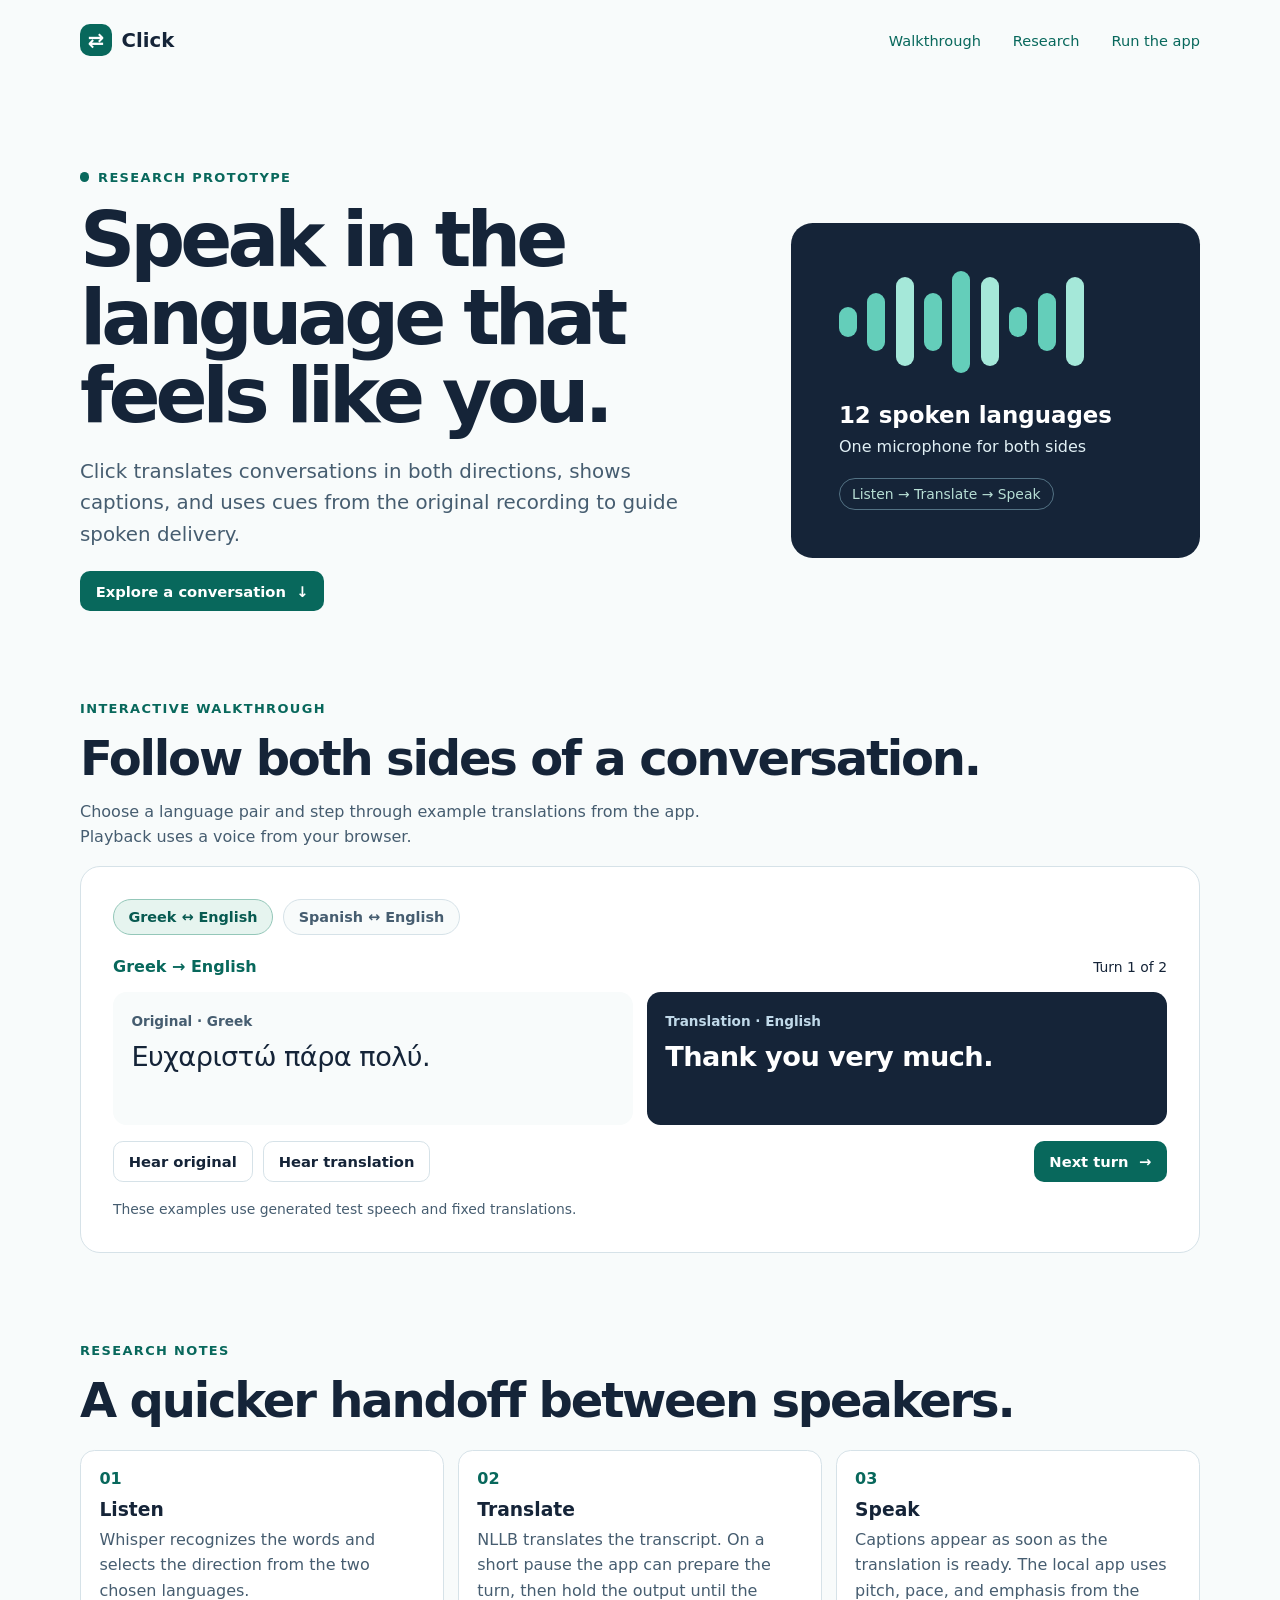
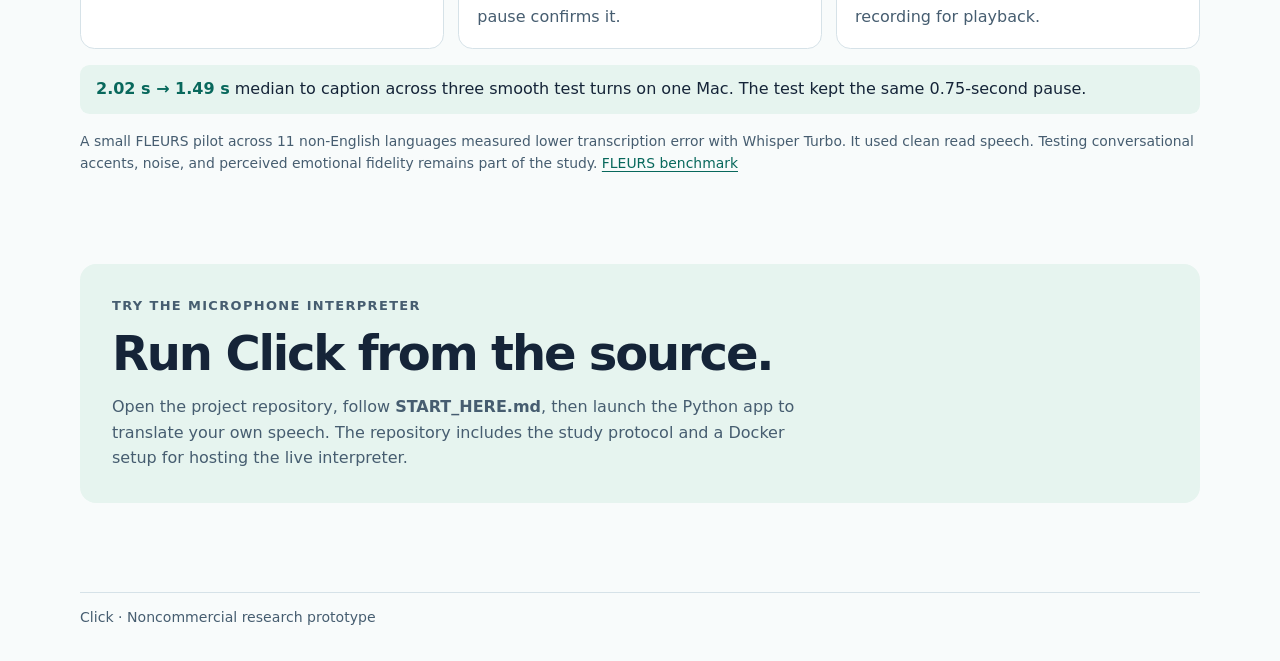
<file: docs/index.html>
<!doctype html>
<html lang="en">
<head>
  <meta charset="utf-8">
  <meta name="viewport" content="width=device-width, initial-scale=1">
  <meta name="description" content="Explore Click, a research prototype for tone-aware multilingual interpretation.">
  <title>Click · Research demo</title>
  <link rel="stylesheet" href="review.css">
  <script src="review.js" defer></script>
</head>
<body>
  <header class="header shell">
    <a class="brand" href="#top"><span class="brand-icon" aria-hidden="true">⇄</span> Click</a>
    <nav aria-label="Page sections"><a href="#demo">Walkthrough</a><a href="#method">Research</a><a href="#run">Run the app</a></nav>
  </header>

  <main id="top" class="shell">
    <section class="hero" aria-labelledby="title">
      <div>
        <p class="eyebrow"><span class="dot" aria-hidden="true"></span> Research prototype</p>
        <h1 id="title">Speak in the language that feels like you.</h1>
        <p class="intro">Click translates conversations in both directions, shows captions, and uses cues from the original recording to guide spoken delivery.</p>
        <a class="button primary" href="#demo">Explore a conversation <span aria-hidden="true">↓</span></a>
      </div>
      <div class="hero-aside" aria-label="Two-way interpretation">
        <div class="sound" aria-hidden="true"><i></i><i></i><i></i><i></i><i></i><i></i><i></i><i></i><i></i></div>
        <p><strong>12 spoken languages</strong><br>One microphone for both sides</p>
        <span class="hero-tag">Listen <span aria-hidden="true">→</span> Translate <span aria-hidden="true">→</span> Speak</span>
      </div>
    </section>

    <section id="demo" class="section" aria-labelledby="demo-title">
      <p class="eyebrow">Interactive walkthrough</p>
      <h2 id="demo-title">Follow both sides of a conversation.</h2>
      <p class="section-intro">Choose a language pair and step through example translations from the app. Playback uses a voice from your browser.</p>
      <div class="dialogue">
        <div class="switch" role="group" aria-label="Example language pair">
          <button type="button" data-pair="greek" aria-pressed="true">Greek <span aria-hidden="true">↔</span> English</button>
          <button type="button" data-pair="spanish" aria-pressed="false">Spanish <span aria-hidden="true">↔</span> English</button>
        </div>
        <div class="turn-head">
          <span class="direction" id="direction">Greek → English</span>
          <span class="count" id="count">Turn 1 of 2</span>
        </div>
        <div id="turn" class="turn" aria-live="polite">
          <div class="source">
            <span id="source-label">Original · Greek</span>
            <p id="source-text" lang="el-GR">Ευχαριστώ πάρα πολύ.</p>
          </div>
          <div class="translation">
            <span id="target-label">Translation · English</span>
            <p id="target-text" lang="en-US">Thank you very much.</p>
          </div>
        </div>
        <div class="turn-actions">
          <div class="audio-actions">
            <button id="hear-source" class="button secondary" type="button">Hear original</button>
            <button id="hear-target" class="button secondary" type="button">Hear translation</button>
          </div>
          <button id="next" class="button primary" type="button">Next turn <span aria-hidden="true">→</span></button>
        </div>
        <p id="audio-status" class="note" role="status">These examples use generated test speech and fixed translations.</p>
      </div>
    </section>

    <section id="method" class="section" aria-labelledby="method-title">
      <p class="eyebrow">Research notes</p>
      <h2 id="method-title">A quicker handoff between speakers.</h2>
      <div class="steps">
        <div><span>01</span><h3>Listen</h3><p>Whisper recognizes the words and selects the direction from the two chosen languages.</p></div>
        <div><span>02</span><h3>Translate</h3><p>NLLB translates the transcript. On a short pause the app can prepare the turn, then hold the output until the pause confirms it.</p></div>
        <div><span>03</span><h3>Speak</h3><p>Captions appear as soon as the translation is ready. The local app uses pitch, pace, and emphasis from the recording for playback.</p></div>
      </div>
      <p class="timing"><strong>2.02 s → 1.49 s</strong> median to caption across three smooth test turns on one Mac. The test kept the same 0.75-second pause.</p>
      <p class="note">A small FLEURS pilot across 11 non-English languages measured lower transcription error with Whisper Turbo. It used clean read speech. Testing conversational accents, noise, and perceived emotional fidelity remains part of the study. <a href="https://research.google/pubs/fleurs-few-shot-learning-evaluation-of-universal-representations-of-speech/">FLEURS benchmark</a></p>
    </section>

    <section id="run" class="section run" aria-labelledby="run-title">
      <div>
        <p class="eyebrow">Try the microphone interpreter</p>
        <h2 id="run-title">Run Click from the source.</h2>
        <p>Open the project repository, follow <strong>START_HERE.md</strong>, then launch the Python app to translate your own speech. The repository includes the study protocol and a Docker setup for hosting the live interpreter.</p>
      </div>
      <a id="repository" class="button secondary" hidden>Open the GitHub repository <span aria-hidden="true">↗</span></a>
    </section>
  </main>

  <footer class="shell">Click <span aria-hidden="true">·</span> Noncommercial research prototype</footer>
</body>
</html>
</file>
<file: docs/review.css>
:root {
  color-scheme: light;
  --ink: #152438;
  --quiet: #465d70;
  --teal: #08685c;
  --mint: #e6f4ef;
  --edge: #d6e2e8;
  --paper: #f8fbfb;
  font-family: system-ui, -apple-system, BlinkMacSystemFont, "Segoe UI", sans-serif;
  color: var(--ink);
  background: var(--paper);
}

* { box-sizing: border-box; }
body { margin: 0; }
button, a { -webkit-tap-highlight-color: transparent; }
a { color: var(--teal); text-underline-offset: .18em; }
button { font: inherit; }
button:focus-visible, a:focus-visible { outline: 3px solid #087c6d; outline-offset: 3px; }
[hidden] { display: none !important; }
.shell { width: min(1120px, calc(100% - 3rem)); margin-inline: auto; }
.header { display: flex; justify-content: space-between; gap: 1rem; align-items: center; min-height: 5rem; }
.header a { text-decoration: none; }
.header nav { display: flex; gap: clamp(.75rem, 3vw, 2rem); font-size: .91rem; }
.brand { font-size: 1.23rem; font-weight: 760; color: var(--ink); display: flex; align-items: center; gap: .6rem; white-space: nowrap; }
.brand-icon { display: grid; place-items: center; color: #fff; background: var(--teal); width: 2rem; height: 2rem; border-radius: .62rem; }
.hero { display: grid; grid-template-columns: 1.55fr 1fr; gap: clamp(2rem, 6vw, 5rem); align-items: center; padding: clamp(2.8rem, 7vw, 6rem) 0; }
.eyebrow { display: flex; align-items: center; gap: .55rem; color: var(--teal); font-size: .81rem; letter-spacing: .105em; text-transform: uppercase; font-weight: 750; margin: 0 0 1rem; }
.dot { width: .58rem; height: .58rem; border-radius: 50%; background: var(--teal); }
h1, h2, h3, p { margin-top: 0; }
h1 { font-size: clamp(2.65rem, 6vw, 5.15rem); line-height: 1.02; letter-spacing: -.065em; margin-bottom: 1.25rem; max-width: 13ch; }
h2 { font-size: clamp(1.8rem, 4vw, 3rem); line-height: 1.12; letter-spacing: -.045em; margin-bottom: .8rem; }
h3 { margin-bottom: .4rem; }
.intro { font-size: clamp(1.05rem, 2vw, 1.24rem); max-width: 48ch; }
.intro, .section-intro, .steps p, .run p, .note { color: var(--quiet); line-height: 1.6; }
.hero-aside { background: var(--ink); color: #e1f0f5; border-radius: 1.35rem; padding: clamp(1.6rem, 5vw, 3rem); }
.hero-aside p { line-height: 1.6; margin-bottom: 1.2rem; }
.hero-aside strong { font-size: 1.43rem; color: #fff; }
.hero-tag { font-size: .87rem; color: #b7dfd5; display: inline-block; border: 1px solid #537284; border-radius: 3rem; padding: .44rem .75rem; }
.sound { height: clamp(4rem, 8vw, 7rem); display: flex; align-items: center; gap: clamp(.33rem, 1vw, .65rem); margin-bottom: 1.5rem; }
.sound i { flex: 1; max-width: 18px; height: 29%; background: #64ceba; border-radius: 100px; }
.sound i:nth-child(2n) { height: 57%; }
.sound i:nth-child(3n) { height: 87%; background: #a5e8d9; }
.sound i:nth-child(5n) { height: 100%; }
.button { display: inline-flex; justify-content: center; align-items: center; gap: .65rem; text-decoration: none; border: 1px solid transparent; padding: .68rem .92rem; border-radius: .62rem; font-size: .92rem; font-weight: 700; cursor: pointer; }
.primary { color: #fff; background: var(--teal); }
.primary:hover { background: #075549; }
.secondary { color: var(--ink); background: #fff; border-color: var(--edge); }
.secondary:hover { background: #f0f7f5; }
.button:disabled { opacity: .65; cursor: default; }
.section { margin-bottom: clamp(3rem, 7vw, 6rem); scroll-margin-top: 1.25rem; }
.section-intro { max-width: 62ch; }
.dialogue { border: 1px solid var(--edge); border-radius: 1.25rem; padding: clamp(1rem, 3vw, 2rem); background: #fff; }
.switch, .turn-head, .turn-actions, .audio-actions { display: flex; gap: .65rem; align-items: center; flex-wrap: wrap; }
.switch { margin-bottom: 1.4rem; }
.switch button { background: var(--paper); color: var(--quiet); border: 1px solid var(--edge); border-radius: 2rem; padding: .57rem .9rem; cursor: pointer; font-size: .9rem; font-weight: 700; }
.switch button[aria-pressed="true"] { color: #075a51; border-color: #94c7b9; background: var(--mint); }
.turn-head, .turn-actions { justify-content: space-between; }
.direction { font-weight: 750; color: var(--teal); }
.count, .note { font-size: .87rem; }
.turn { display: grid; grid-template-columns: 1fr 1fr; gap: .85rem; margin: 1rem 0; }
.turn > div { border-radius: .85rem; padding: 1.15rem; min-height: 8.3rem; }
.turn span { font-weight: 700; font-size: .85rem; }
.source { background: var(--paper); }
.source span { color: var(--quiet); }
.translation { background: var(--ink); color: #fff; }
.translation span { color: #c0d9e9; }
.turn p { margin: .55rem 0 0; font-size: clamp(1.15rem, 2.6vw, 1.7rem); line-height: 1.35; letter-spacing: -.02em; }
.translation p { font-weight: 730; }
.dialogue .note { margin: 1rem 0 0; }
.steps { display: grid; grid-template-columns: repeat(3, 1fr); gap: .85rem; margin: 1.4rem 0 1rem; }
.steps > div { padding: 1.15rem; border: 1px solid var(--edge); border-radius: .9rem; background: #fff; }
.steps span { display: inline-block; color: var(--teal); font-weight: 750; margin-bottom: .7rem; }
.steps p { margin-bottom: 0; }
.timing { padding: .8rem 1rem; border-radius: .6rem; background: var(--mint); line-height: 1.5; }
.timing strong { color: var(--teal); }
.run { background: var(--mint); border-radius: 1rem; padding: clamp(1rem, 3vw, 2rem); display: flex; justify-content: space-between; align-items: center; gap: 1rem; flex-wrap: wrap; }
.run p { max-width: 68ch; margin-bottom: 0; }
.run .eyebrow { margin-bottom: .65rem; }
footer { padding: 1rem 0 2.2rem; border-top: 1px solid var(--edge); font-size: .88rem; color: var(--quiet); }

@media (max-width: 680px) {
  .shell { width: calc(100% - 2rem); }
  .header { flex-wrap: wrap; padding-top: .85rem; min-height: auto; }
  .header nav { font-size: .83rem; }
  .hero, .steps, .turn { grid-template-columns: 1fr; }
  .hero { gap: 1.5rem; }
  .turn > div { min-height: auto; }
}
</file>
